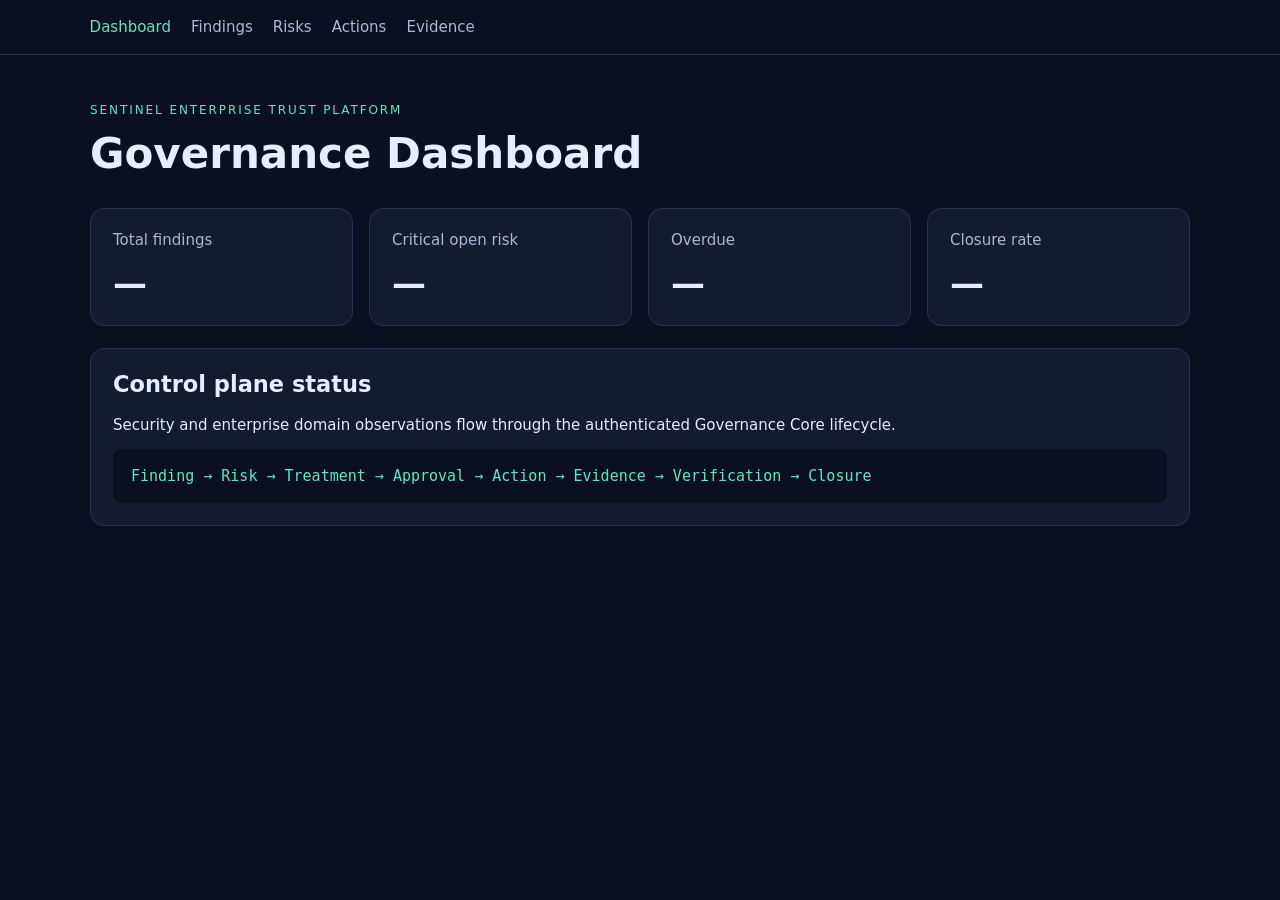
<file: ui/index.html>
<!doctype html>
<html lang="en"><head><meta charset="utf-8"><meta name="viewport" content="width=device-width,initial-scale=1"><title>SentinelGRC Dashboard</title><link rel="stylesheet" href="styles.css"></head>
<body><nav><a class="active" href="index.html">Dashboard</a><a href="findings.html">Findings</a><a href="risks.html">Risks</a><a href="actions.html">Actions</a><a href="evidence.html">Evidence</a></nav>
<main><p class="eyebrow">SENTINEL ENTERPRISE TRUST PLATFORM</p><h1>Governance Dashboard</h1><section class="grid"><article><span>Total findings</span><strong data-metric="total_findings">—</strong></article><article><span>Critical open risk</span><strong data-metric="critical_open_findings">—</strong></article><article><span>Overdue</span><strong data-metric="overdue_findings">—</strong></article><article><span>Closure rate</span><strong data-metric="closure_rate">—</strong></article></section><section class="panel"><h2>Control plane status</h2><p>Security and enterprise domain observations flow through the authenticated Governance Core lifecycle.</p><code>Finding → Risk → Treatment → Approval → Action → Evidence → Verification → Closure</code></section></main><script src="app.js"></script></body></html>
</file>
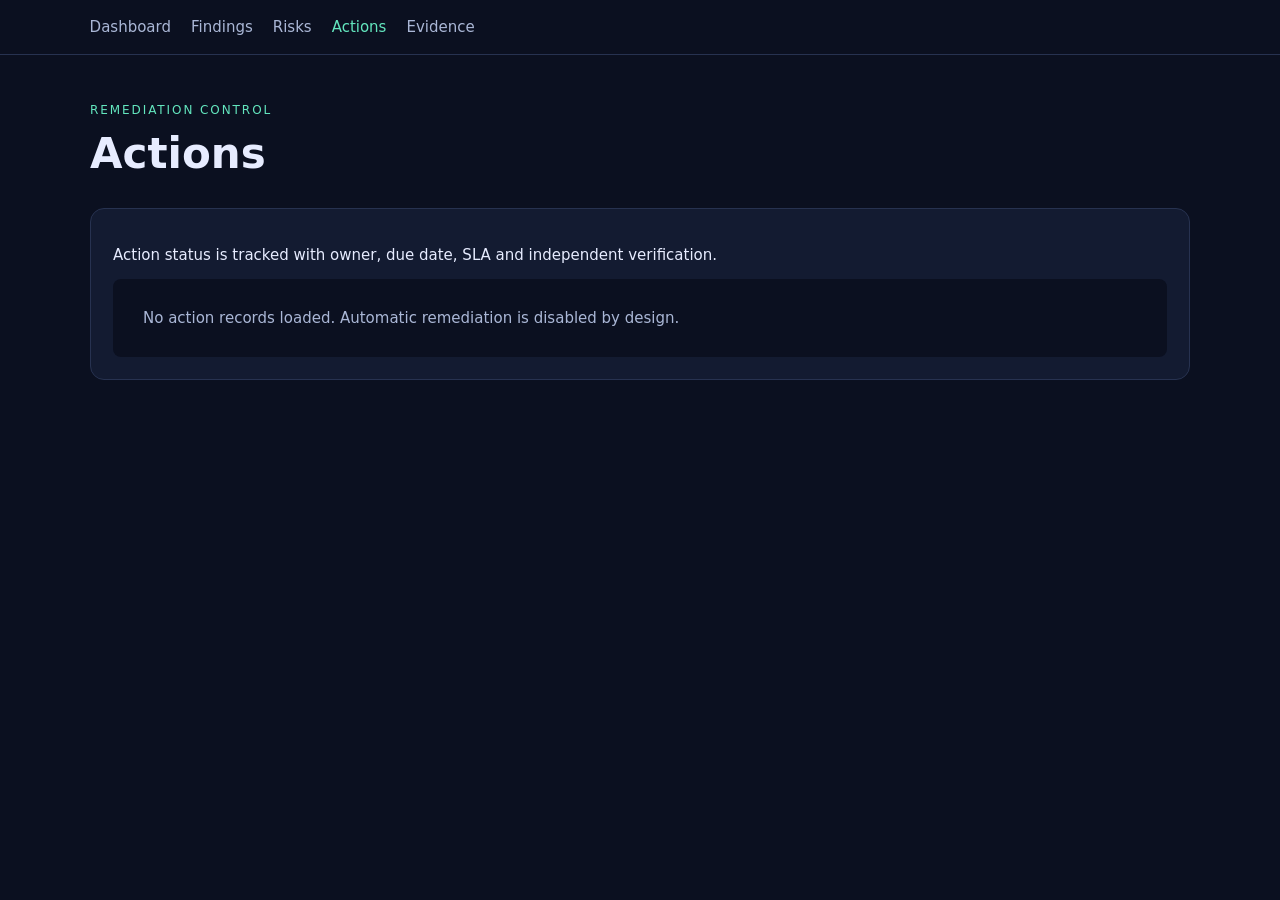
<file: ui/actions.html>
<!doctype html>
<html lang="en"><head><meta charset="utf-8"><meta name="viewport" content="width=device-width,initial-scale=1"><title>Actions | SentinelGRC</title><link rel="stylesheet" href="styles.css"></head>
<body><nav><a href="index.html">Dashboard</a><a href="findings.html">Findings</a><a href="risks.html">Risks</a><a class="active" href="actions.html">Actions</a><a href="evidence.html">Evidence</a></nav><main><p class="eyebrow">REMEDIATION CONTROL</p><h1>Actions</h1><section class="panel"><p>Action status is tracked with owner, due date, SLA and independent verification.</p><div class="empty">No action records loaded. Automatic remediation is disabled by design.</div></section></main><script src="app.js"></script></body></html>
</file>
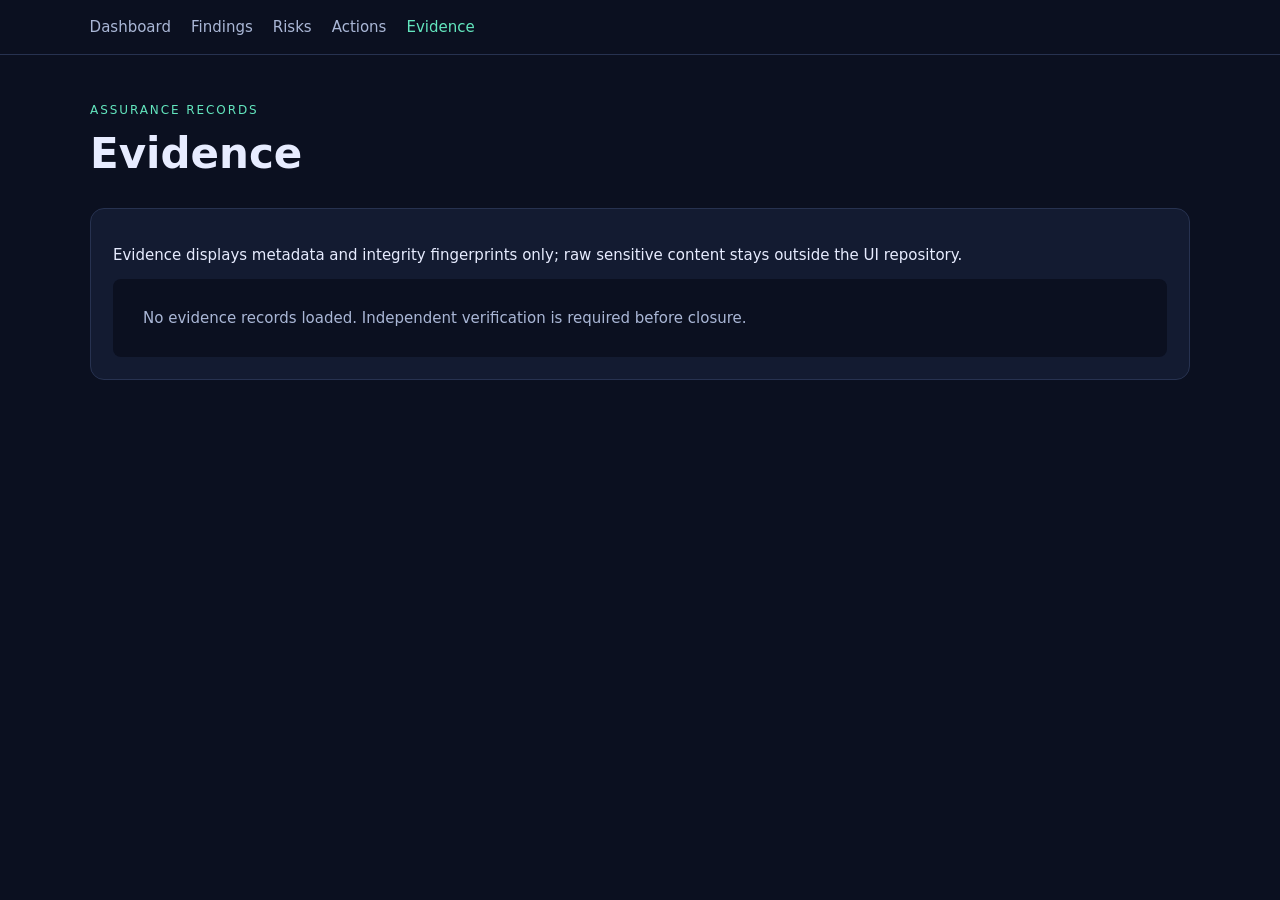
<file: ui/evidence.html>
<!doctype html>
<html lang="en"><head><meta charset="utf-8"><meta name="viewport" content="width=device-width,initial-scale=1"><title>Evidence | SentinelGRC</title><link rel="stylesheet" href="styles.css"></head>
<body><nav><a href="index.html">Dashboard</a><a href="findings.html">Findings</a><a href="risks.html">Risks</a><a href="actions.html">Actions</a><a class="active" href="evidence.html">Evidence</a></nav><main><p class="eyebrow">ASSURANCE RECORDS</p><h1>Evidence</h1><section class="panel"><p>Evidence displays metadata and integrity fingerprints only; raw sensitive content stays outside the UI repository.</p><div class="empty">No evidence records loaded. Independent verification is required before closure.</div></section></main><script src="app.js"></script></body></html>
</file>
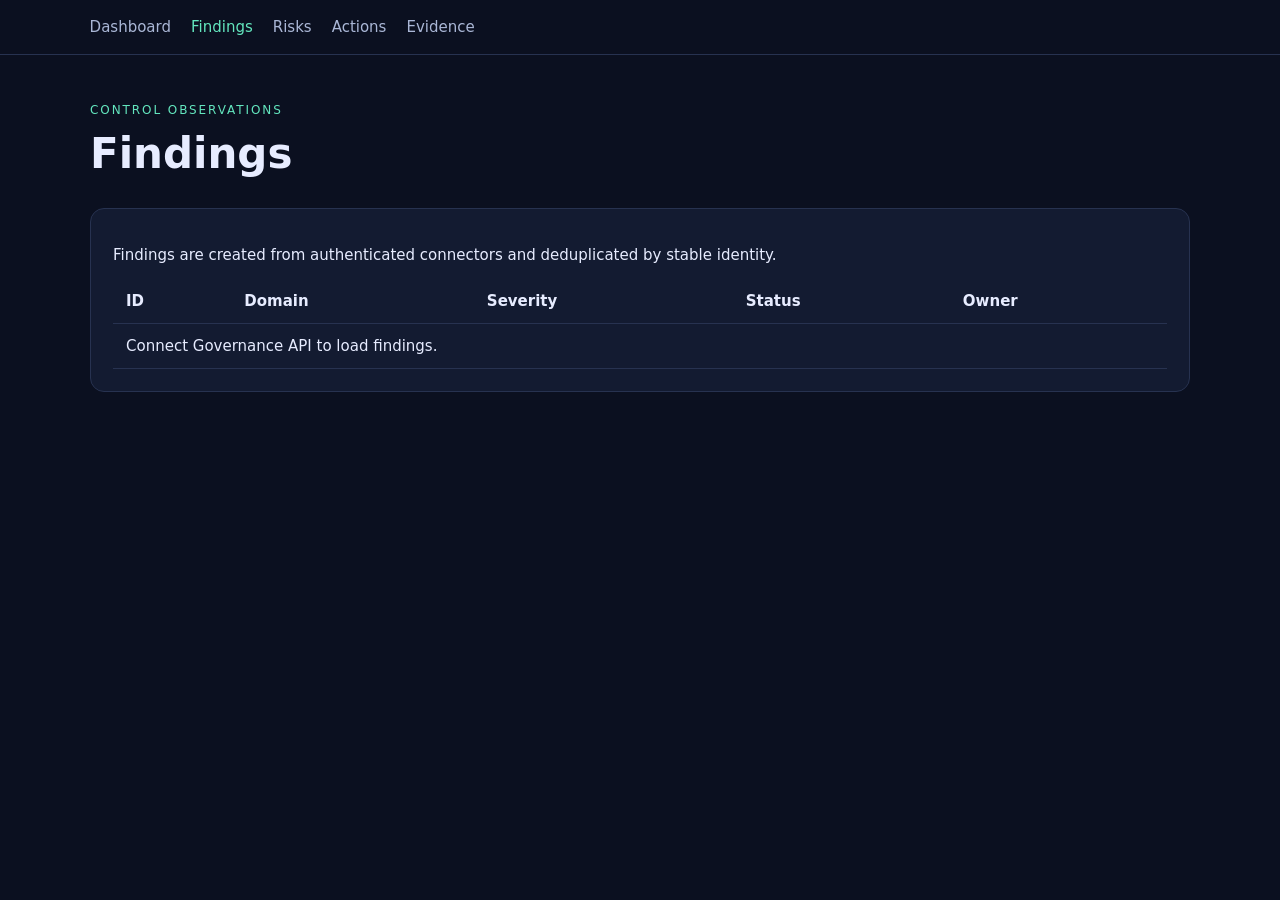
<file: ui/findings.html>
<!doctype html>
<html lang="en"><head><meta charset="utf-8"><meta name="viewport" content="width=device-width,initial-scale=1"><title>Findings | SentinelGRC</title><link rel="stylesheet" href="styles.css"></head>
<body><nav><a href="index.html">Dashboard</a><a class="active" href="findings.html">Findings</a><a href="risks.html">Risks</a><a href="actions.html">Actions</a><a href="evidence.html">Evidence</a></nav><main><p class="eyebrow">CONTROL OBSERVATIONS</p><h1>Findings</h1><section class="panel"><p>Findings are created from authenticated connectors and deduplicated by stable identity.</p><table><thead><tr><th>ID</th><th>Domain</th><th>Severity</th><th>Status</th><th>Owner</th></tr></thead><tbody id="findings"><tr><td colspan="5">Connect Governance API to load findings.</td></tr></tbody></table></section></main><script src="app.js"></script></body></html>
</file>
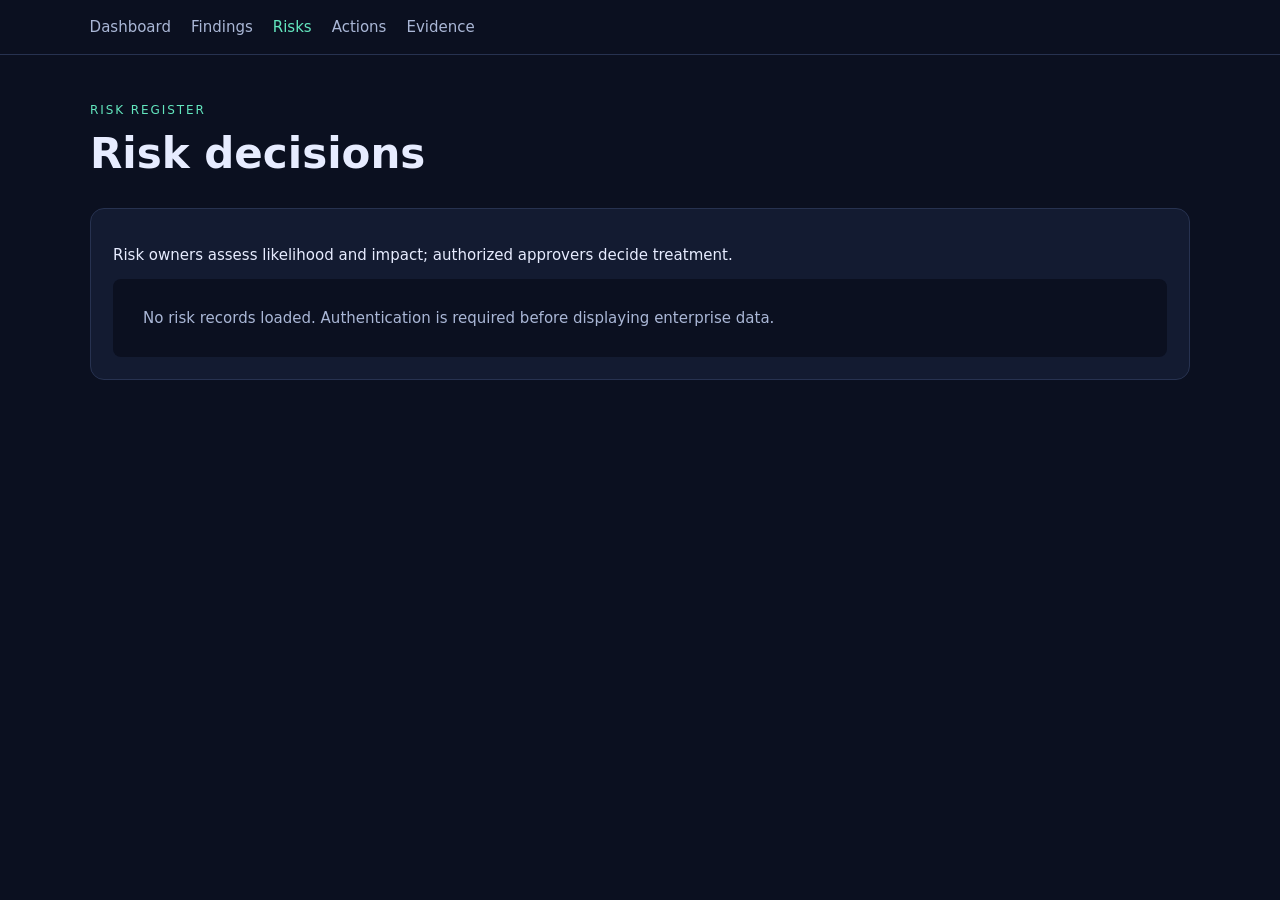
<file: ui/risks.html>
<!doctype html>
<html lang="en"><head><meta charset="utf-8"><meta name="viewport" content="width=device-width,initial-scale=1"><title>Risks | SentinelGRC</title><link rel="stylesheet" href="styles.css"></head>
<body><nav><a href="index.html">Dashboard</a><a href="findings.html">Findings</a><a class="active" href="risks.html">Risks</a><a href="actions.html">Actions</a><a href="evidence.html">Evidence</a></nav><main><p class="eyebrow">RISK REGISTER</p><h1>Risk decisions</h1><section class="panel"><p>Risk owners assess likelihood and impact; authorized approvers decide treatment.</p><div class="empty">No risk records loaded. Authentication is required before displaying enterprise data.</div></section></main><script src="app.js"></script></body></html>
</file>
<file: ui/styles.css>
*:focus-visible{outline:2px solid #63e6be;outline-offset:3px}body{margin:0;background:#0b1020;color:#e7ecff;font:15px system-ui,sans-serif}nav{display:flex;gap:20px;padding:18px 7%;border-bottom:1px solid #273250}nav a{color:#aab7d6;text-decoration:none}nav a.active,nav a:hover{color:#63e6be}main{max-width:1100px;margin:48px auto;padding:0 24px}.eyebrow{color:#63e6be;letter-spacing:.16em;font-size:12px}h1{font-size:42px;margin:8px 0 30px}h2{margin-top:0}.grid{display:grid;grid-template-columns:repeat(4,1fr);gap:16px}.grid article,.panel{background:#131b31;border:1px solid #273250;border-radius:14px;padding:22px}.grid span{display:block;color:#aab7d6}.grid strong{display:block;font-size:34px;margin-top:14px}.panel{margin-top:22px}.panel code{display:block;background:#0b1020;padding:18px;border-radius:8px;color:#63e6be;overflow:auto}table{width:100%;border-collapse:collapse}th,td{text-align:left;padding:13px;border-bottom:1px solid #273250}.empty{padding:30px;color:#aab7d6;background:#0b1020;border-radius:8px}@media(max-width:700px){.grid{grid-template-columns:repeat(2,1fr)}nav{gap:10px;flex-wrap:wrap}h1{font-size:32px}}
</file>
